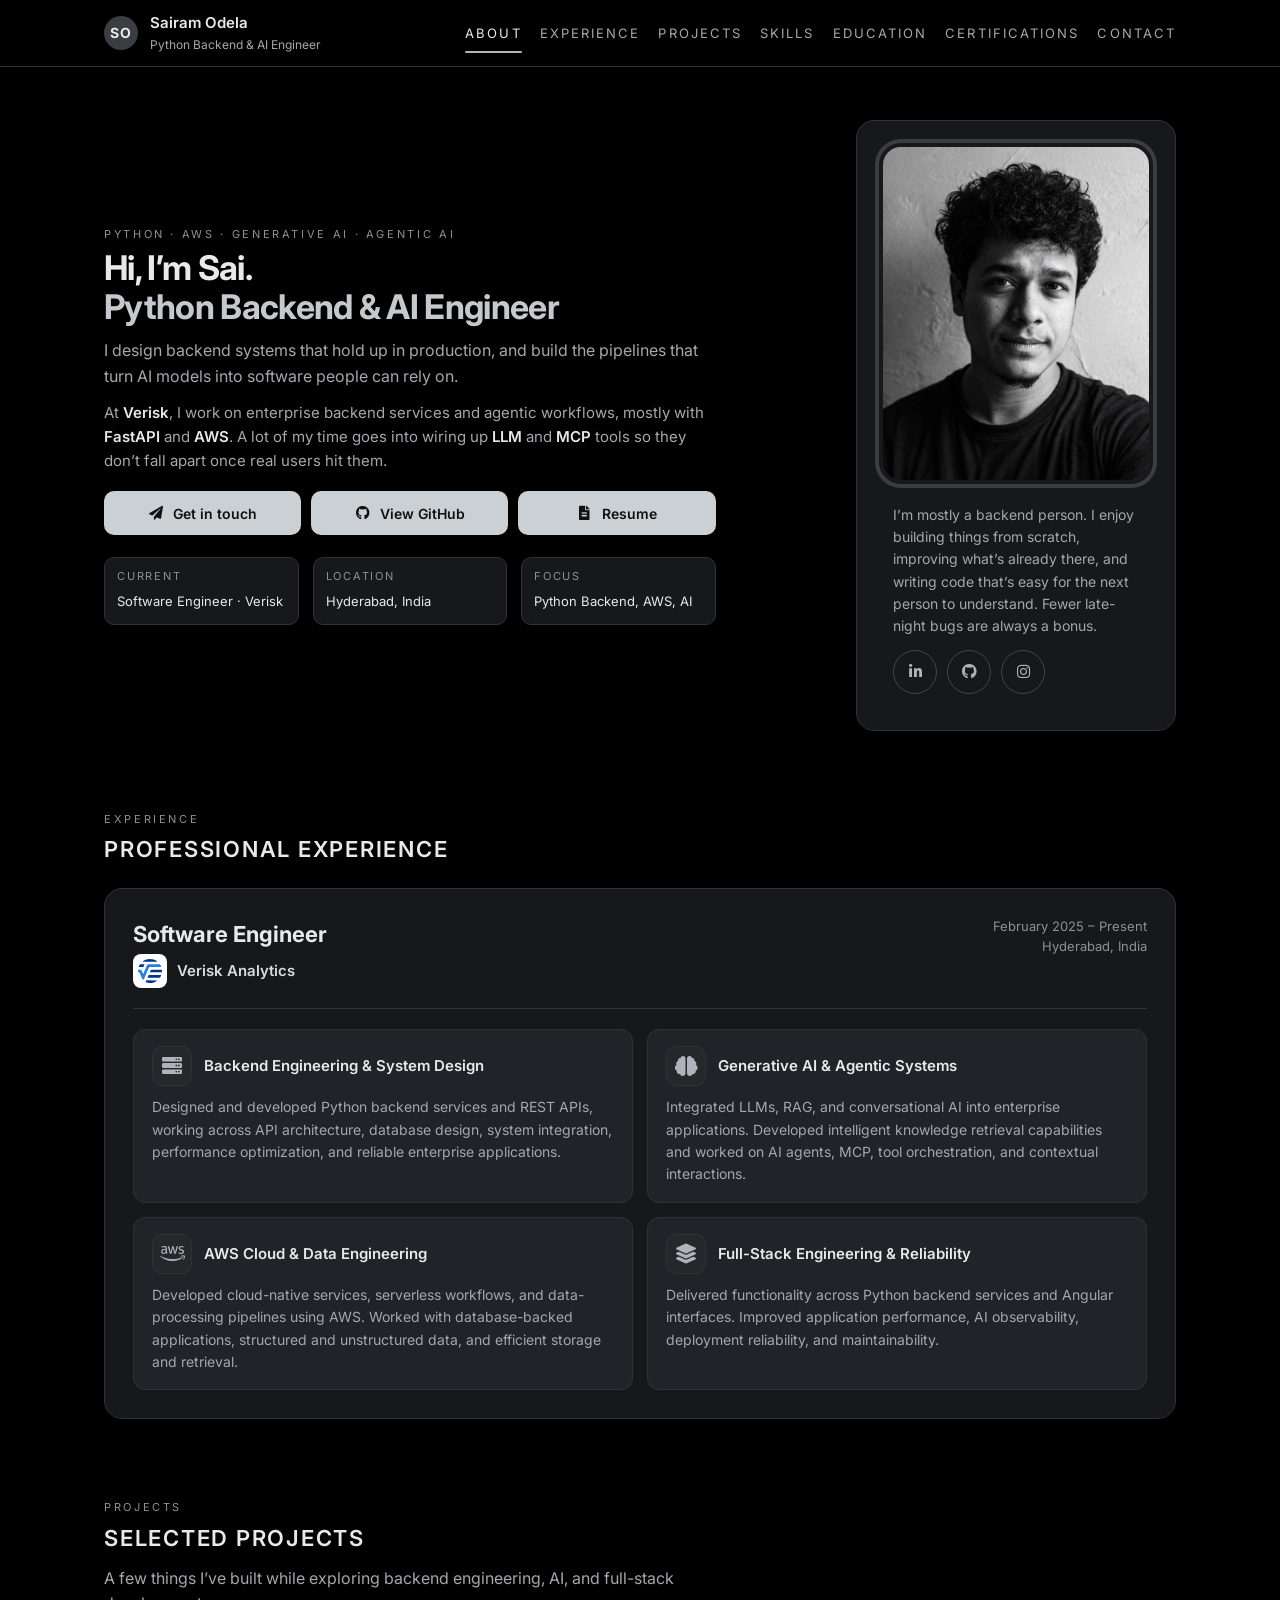
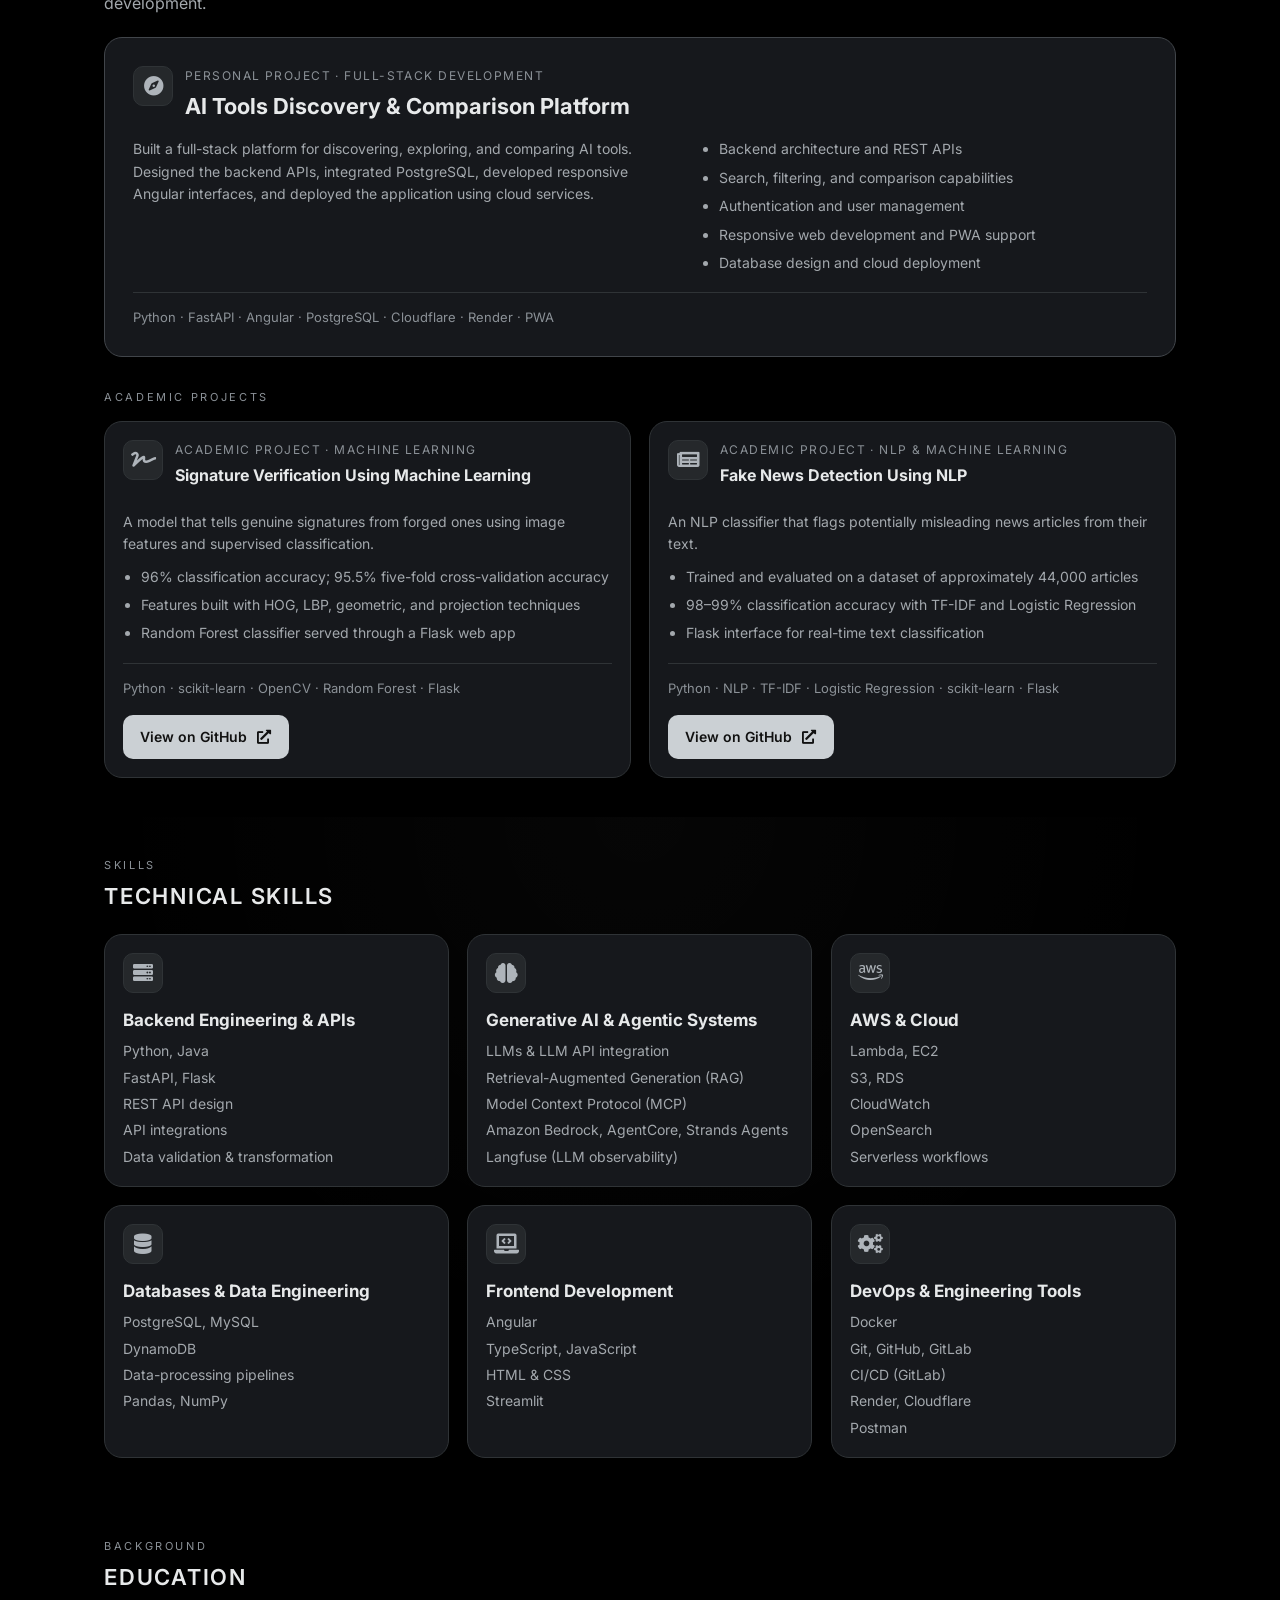
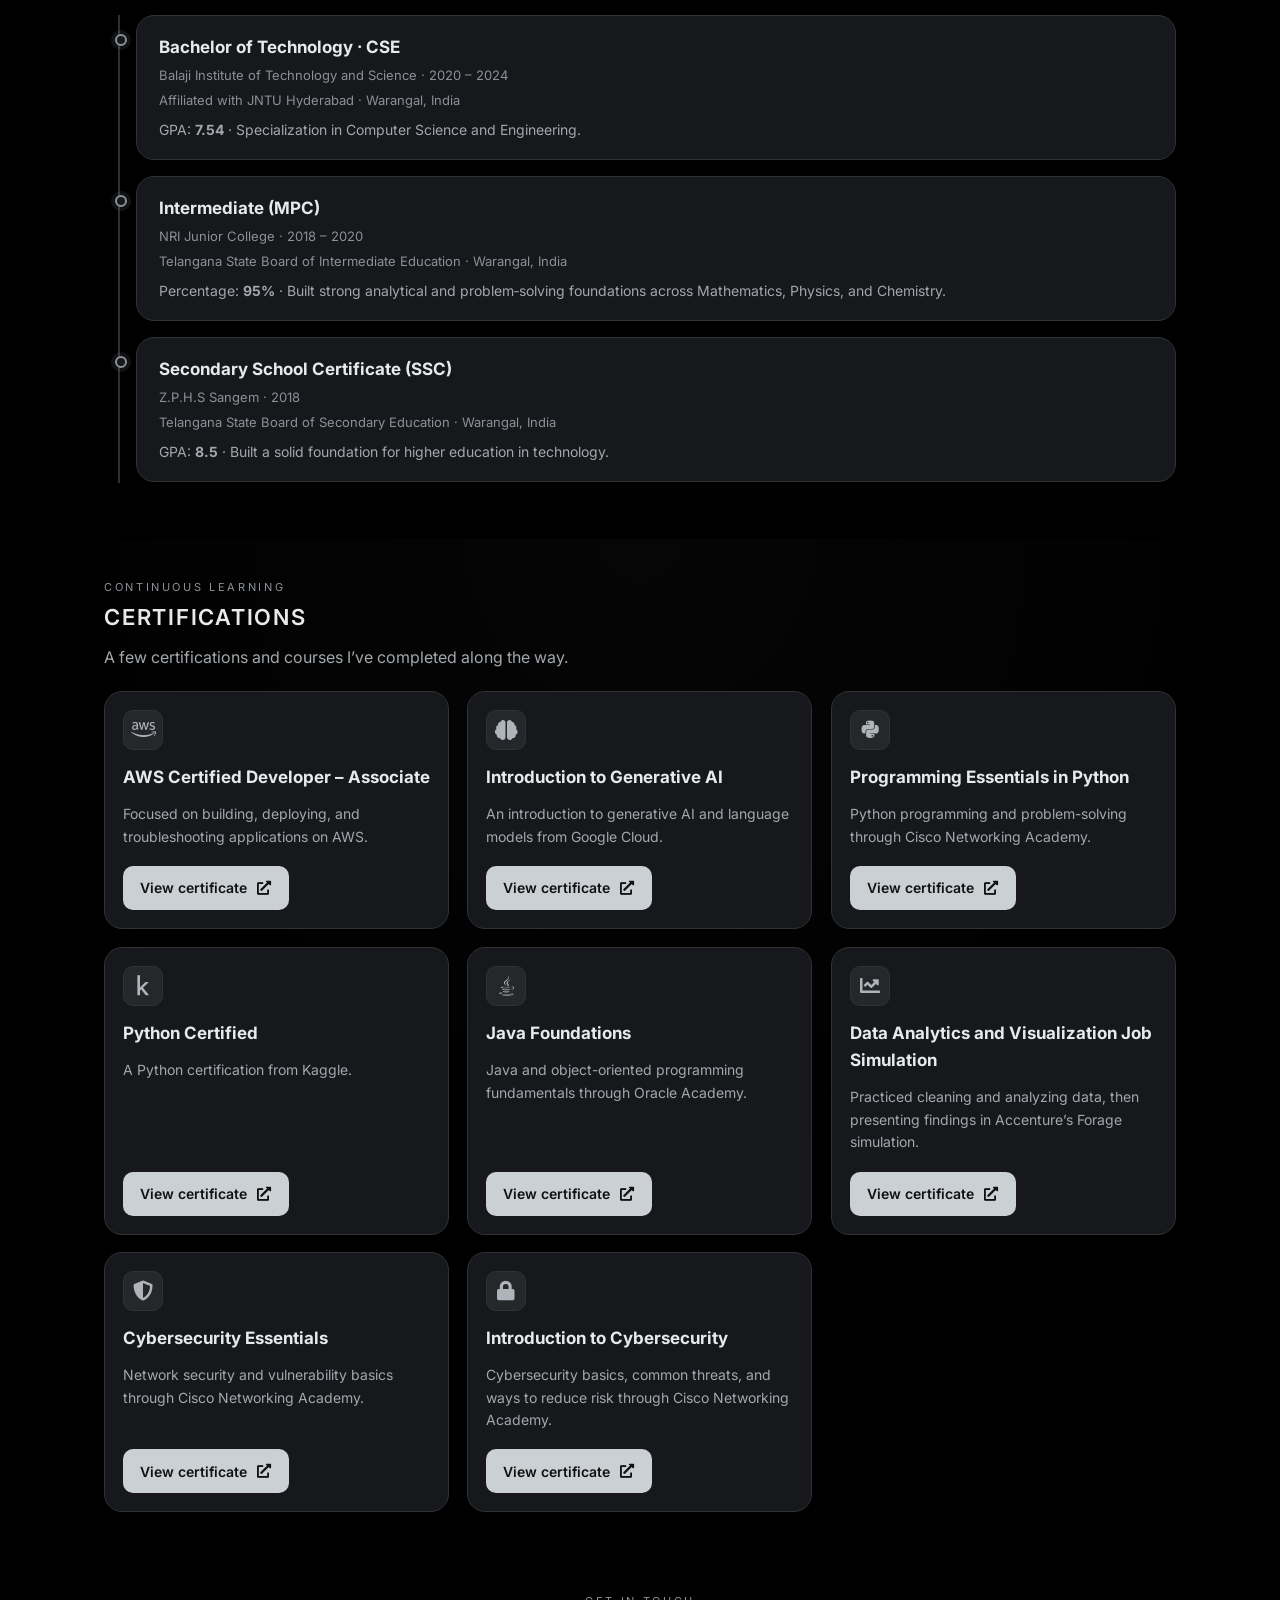
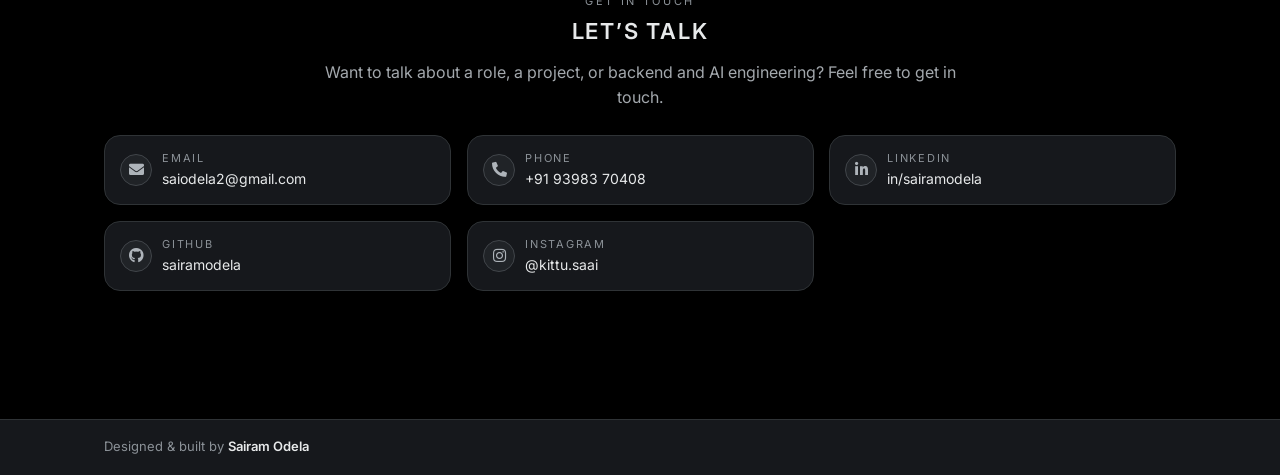
<file: index.html>
<!DOCTYPE html>
<html lang="en">
  <head>
    <meta charset="UTF-8" />
    <meta name="viewport" content="width=device-width, initial-scale=1.0" />
    <meta
      name="description"
      content="Sairam Odela is a software engineer at Verisk building Python backend systems on AWS and bringing LLMs into real applications."
    />
    <meta name="theme-color" content="#000000" />
    <meta name="color-scheme" content="dark" />
    <title>Sairam Odela · Python Backend &amp; AI Engineer</title>
    
    <!-- SEO & Social Media OpenGraph Tags -->
    <meta property="og:title" content="Sairam Odela · Python Backend &amp; AI Engineer" />
    <meta property="og:description" content="Software engineer at Verisk building Python backend systems on AWS and bringing LLMs into real applications." />
    <meta property="og:type" content="website" />
    <meta property="og:url" content="https://sairamodela.is-a.dev/" />
    <meta property="og:image" content="https://sairamodela.is-a.dev/profile.webp" />
    <link rel="canonical" href="https://sairamodela.is-a.dev/" />
    <meta name="twitter:card" content="summary_large_image" />
    <meta name="twitter:image" content="https://sairamodela.is-a.dev/profile.webp" />
    <meta name="twitter:title" content="Sairam Odela · Python Backend &amp; AI Engineer" />
    <meta name="twitter:description" content="Software engineer at Verisk building Python backend systems on AWS and bringing LLMs into real applications." />
    
    <!-- Dynamic SVG Favicon (SO text logo) -->
    <link rel="icon" type="image/svg+xml" href="data:image/svg+xml,<svg xmlns=%22http://www.w3.org/2000/svg%22 viewBox=%220 0 100 100%22><rect width=%22100%22 height=%22100%22 rx=%2220%22 fill=%22%23020617%22/><text x=%2250%22 y=%2254%22 font-family=%22system-ui, sans-serif%22 font-weight=%22bold%22 font-size=%2242%22 fill=%22%23e5e7eb%22 text-anchor=%22middle%22 dominant-baseline=%22middle%22>SO</text></svg>">
    <link rel="apple-touch-icon" href="data:image/svg+xml,<svg xmlns=%22http://www.w3.org/2000/svg%22 viewBox=%220 0 100 100%22><rect width=%22100%22 height=%22100%22 rx=%2220%22 fill=%22%23020617%22/><text x=%2250%22 y=%2254%22 font-family=%22system-ui, sans-serif%22 font-weight=%22bold%22 font-size=%2242%22 fill=%22%23e5e7eb%22 text-anchor=%22middle%22 dominant-baseline=%22middle%22>SO</text></svg>">

    <!-- Typography -->
    <link rel="preconnect" href="https://fonts.googleapis.com" />
    <link rel="preconnect" href="https://fonts.gstatic.com" crossorigin />
    <link
      href="https://fonts.googleapis.com/css2?family=Inter:wght@300;400;500;600;700&display=swap"
      rel="stylesheet"
    />

    <!-- Icons -->
    <link
      rel="stylesheet"
      href="https://cdnjs.cloudflare.com/ajax/libs/font-awesome/5.15.4/css/all.min.css"
      crossorigin="anonymous"
    />

    <!-- AOS Animate On Scroll -->
    <link
      rel="stylesheet"
      href="https://cdn.jsdelivr.net/npm/aos@2.3.4/dist/aos.css"
    />

    <!-- App styles -->
    <link rel="stylesheet" href="style.css" />

    <!-- Safety net: content must never be hidden when JS is off or the user prefers reduced motion -->
    <noscript>
      <style>
        [data-aos] { opacity: 1 !important; transform: none !important; transition: none !important; }
      </style>
    </noscript>
    <style>
      @media (prefers-reduced-motion: reduce) {
        [data-aos] { opacity: 1 !important; transform: none !important; transition: none !important; }
        html { scroll-behavior: auto; }
      }
    </style>
  </head>
  <body>
    <div class="app">
      <a class="skip-link" href="#main-content">Skip to main content</a>
      <!-- Header / Navigation -->
      <header id="site-header" class="site-header">
        <div class="site-header-inner">
          <a href="#profile" class="brand">
            <span class="brand-mark">SO</span>
            <span class="brand-text">
              <span class="brand-name">Sairam Odela</span>
              <span class="brand-role">Python Backend &amp; AI Engineer</span>
            </span>
          </a>

          <nav id="site-nav" class="site-nav" aria-label="Main navigation">
            <a href="#profile" class="nav-link is-active">About</a>
            <a href="#work-experience" class="nav-link">Experience</a>
            <a href="#projects" class="nav-link">Projects</a>
            <a href="#skills" class="nav-link">Skills</a>
            <a href="#education" class="nav-link">Education</a>
            <a href="#certifications" class="nav-link">Certifications</a>
            <a href="#contact" class="nav-link">Contact</a>
          </nav>

          <div class="header-actions">
            <button
              type="button"
              id="nav-toggle"
              class="icon-button nav-toggle"
              aria-label="Open navigation"
              aria-expanded="false"
              aria-controls="site-nav"
            >
              <i class="fas fa-bars"></i>
            </button>
          </div>
        </div>
      </header>

      <!-- Main content -->
      <main id="main-content" class="page-main">
        <!-- Hero / Profile -->
<section
  id="profile"
  class="section section-hero"
  data-aos="fade-up"
  data-aos-duration="900"
>
  <div class="section-inner hero-grid">
    <div class="hero-copy">
      <p class="eyebrow">Python · AWS · Generative AI · Agentic AI</p>

      <h1 class="hero-title">
        Hi, I’m Sai.<br />
        <span class="hero-role">Python Backend &amp; AI Engineer</span>
      </h1>

      <p class="hero-subtitle">
        I design backend systems that hold up in production, and build the pipelines that turn AI models
        into software people can rely on.
      </p>

      <p class="hero-body">
        At <span class="text-strong">Verisk</span>, I work on enterprise backend services and agentic
        workflows, mostly with <span class="text-strong">FastAPI</span> and <span class="text-strong">AWS</span>.
        A lot of my time goes into wiring up <span class="text-strong">LLM</span> and
        <span class="text-strong">MCP</span> tools so they don’t fall apart once real users hit them.
      </p>
             <div class="hero-actions">
                <a
                  href="mailto:saiodela2@gmail.com"
                  class="btn"
                >
                  <i class="fas fa-paper-plane"></i>
                  <span>Get in touch</span>
                </a>
                <a
                  href="https://github.com/sairamodela"
                  class="btn"
                  target="_blank"
                  rel="noopener noreferrer"
                >
                  <i class="fab fa-github"></i>
                  <span>View GitHub</span>
                </a>
                <a
                  id="resume-link"
                  href="https://drive.google.com/file/d/1J938vypkJDM508HG3sBucy5tSLqzW76q/view" 
                  target="_blank"
                  rel="noopener noreferrer"
                  class="btn"
                >
                  <i class="fas fa-file-alt"></i>
                  <span>Resume</span>
                </a>
              </div>

              <div class="hero-meta">
                <div class="meta-item">
                  <span class="meta-label">Current</span>
                  <span class="meta-value">Software Engineer · Verisk</span>
                </div>
                <div class="meta-item">
                  <span class="meta-label">Location</span>
                  <span class="meta-value">Hyderabad, India</span>
                </div>
                <div class="meta-item">
                  <span class="meta-label">Focus</span>
                  <span class="meta-value">Python Backend, AWS, AI</span>
                </div>
              </div>
            </div>

            <aside class="hero-aside" data-aos="fade" data-aos-delay="150">
              <div class="card card-profile">
                <div class="avatar-wrapper">
                  <img
                    src="profile.webp"
                    alt="Portrait of Sairam Odela"
                    class="avatar"
                    width="1408"
                    height="1760"
                    fetchpriority="high"
                    decoding="async"
                  />
                </div>
                <div class="card-profile-body">
                <p>
                  I’m mostly a backend person. I enjoy building things from scratch, improving what’s
                  already there, and writing code that’s easy for the next person to understand.
                  Fewer late-night bugs are always a bonus.
                </p>
                  <div class="inline-links">
                    <a
                      aria-label="LinkedIn profile"
                      href="https://www.linkedin.com/in/sairamodela"
                      target="_blank"
                      rel="noopener noreferrer"
                    >
                      <i class="fab fa-linkedin-in"></i>
                    </a>
                    <a
                      aria-label="GitHub profile"
                      href="https://github.com/sairamodela"
                      target="_blank"
                      rel="noopener noreferrer"
                    >
                      <i class="fab fa-github"></i>
                    </a>
                    <a
                      aria-label="Instagram profile"
                      href="https://www.instagram.com/kittu.saai/"
                      target="_blank"
                      rel="noopener noreferrer"
                    >
                      <i class="fab fa-instagram"></i>
                    </a>
                  </div>
                </div>
              </div>
            </aside>
          </div>
        </section>

<!-- Professional Experience -->
<section
  id="work-experience"
  class="section"
  data-aos="fade-up"
  data-aos-duration="900"
>
  <div class="section-inner">
    <div class="section-header">
      <p class="eyebrow">Experience</p>
      <h2 class="section-title">Professional Experience</h2>
    </div>

    <article class="card card-experience">
      <header class="experience-header">
        <div>
          <h3>Software Engineer</h3>
          <p class="experience-company">
            <img class="company-logo" src="verisk-logo.svg" alt="" width="24" height="24" />
            <span>Verisk Analytics</span>
          </p>
        </div>
        <p class="experience-meta">
          February 2025 – Present<br />
          Hyderabad, India
        </p>
      </header>

      <div class="focus-grid">
        <div class="focus-item">
          <div class="focus-item-head">
            <span class="skill-icon" aria-hidden="true"><i class="fas fa-server"></i></span>
            <h4>Backend Engineering &amp; System Design</h4>
          </div>
          <p>
            Designed and developed Python backend services and REST APIs, working across API
            architecture, database design, system integration, performance optimization, and
            reliable enterprise applications.
          </p>
        </div>

        <div class="focus-item">
          <div class="focus-item-head">
            <span class="skill-icon" aria-hidden="true"><i class="fas fa-brain"></i></span>
            <h4>Generative AI &amp; Agentic Systems</h4>
          </div>
          <p>
            Integrated LLMs, RAG, and conversational AI into enterprise applications. Developed
            intelligent knowledge retrieval capabilities and worked on AI agents, MCP, tool
            orchestration, and contextual interactions.
          </p>
        </div>

        <div class="focus-item">
          <div class="focus-item-head">
            <span class="skill-icon" aria-hidden="true"><i class="fab fa-aws"></i></span>
            <h4>AWS Cloud &amp; Data Engineering</h4>
          </div>
          <p>
            Developed cloud-native services, serverless workflows, and data-processing pipelines
            using AWS. Worked with database-backed applications, structured and unstructured data,
            and efficient storage and retrieval.
          </p>
        </div>

        <div class="focus-item">
          <div class="focus-item-head">
            <span class="skill-icon" aria-hidden="true"><i class="fas fa-layer-group"></i></span>
            <h4>Full-Stack Engineering &amp; Reliability</h4>
          </div>
          <p>
            Delivered functionality across Python backend services and Angular interfaces. Improved
            application performance, AI observability, deployment reliability, and maintainability.
          </p>
        </div>
      </div>
    </article>
  </div>
</section>

<!-- Selected Projects -->
<section
  id="projects"
  class="section"
  data-aos="fade-up"
  data-aos-duration="900"
>
  <div class="section-inner">
    <div class="section-header">
      <p class="eyebrow">Projects</p>
      <h2 class="section-title">Selected Projects</h2>
      <p class="section-intro">
        A few things I’ve built while exploring backend engineering, AI, and full-stack development.
      </p>
    </div>

    <!-- Featured personal project -->
    <article class="card card-featured">
      <div class="project-head">
        <span class="skill-icon" aria-hidden="true"><i class="fas fa-compass"></i></span>
        <div>
          <p class="project-category">Personal Project · Full-Stack Development</p>
          <h3>AI Tools Discovery &amp; Comparison Platform</h3>
        </div>
      </div>

      <div class="featured-body">
        <p class="card-body">
          Built a full-stack platform for discovering, exploring, and comparing AI tools. Designed
          the backend APIs, integrated PostgreSQL, developed responsive Angular interfaces, and
          deployed the application using cloud services.
        </p>

        <ul class="card-list">
          <li>Backend architecture and REST APIs</li>
          <li>Search, filtering, and comparison capabilities</li>
          <li>Authentication and user management</li>
          <li>Responsive web development and PWA support</li>
          <li>Database design and cloud deployment</li>
        </ul>
      </div>

      <p class="card-tech">
        Python · FastAPI · Angular · PostgreSQL · Cloudflare · Render · PWA
      </p>
    </article>

    <!-- Academic projects -->
    <p class="project-group-label">Academic Projects</p>
    <div class="project-grid">
      <article class="card card-project">
        <div class="project-head">
          <span class="skill-icon" aria-hidden="true"><i class="fas fa-signature"></i></span>
          <div>
            <p class="project-category">Academic Project · Machine Learning</p>
            <h3>Signature Verification Using Machine Learning</h3>
          </div>
        </div>
        <p class="card-body">
          A model that tells genuine signatures from forged ones using image features and
          supervised classification.
        </p>
        <ul class="card-list">
          <li>96% classification accuracy; 95.5% five-fold cross-validation accuracy</li>
          <li>Features built with HOG, LBP, geometric, and projection techniques</li>
          <li>Random Forest classifier served through a Flask web app</li>
        </ul>
        <p class="card-tech">
          Python · scikit-learn · OpenCV · Random Forest · Flask
        </p>
        <a
          href="https://github.com/sairamodela/Signature-Verification"
          class="link-inline"
          target="_blank"
          rel="noopener noreferrer"
          aria-label="View Signature Verification on GitHub (opens in a new tab)"
        >
          <span>View on GitHub</span>
          <i class="fas fa-external-link-alt"></i>
        </a>
      </article>

      <article class="card card-project">
        <div class="project-head">
          <span class="skill-icon" aria-hidden="true"><i class="fas fa-newspaper"></i></span>
          <div>
            <p class="project-category">Academic Project · NLP &amp; Machine Learning</p>
            <h3>Fake News Detection Using NLP</h3>
          </div>
        </div>
        <p class="card-body">
          An NLP classifier that flags potentially misleading news articles from their text.
        </p>
        <ul class="card-list">
          <li>Trained and evaluated on a dataset of approximately 44,000 articles</li>
          <li>98–99% classification accuracy with TF-IDF and Logistic Regression</li>
          <li>Flask interface for real-time text classification</li>
        </ul>
        <p class="card-tech">
          Python · NLP · TF-IDF · Logistic Regression · scikit-learn · Flask
        </p>
        <a
          href="https://github.com/sairamodela/Fake-News-Detection"
          class="link-inline"
          target="_blank"
          rel="noopener noreferrer"
          aria-label="View Fake News Detection on GitHub (opens in a new tab)"
        >
          <span>View on GitHub</span>
          <i class="fas fa-external-link-alt"></i>
        </a>
      </article>
    </div>
  </div>
</section>

<!-- Skills -->
<section
  id="skills"
  class="section section-alt"
  data-aos="fade-up"
  data-aos-duration="900"
>
  <div class="section-inner">
    <div class="section-header">
      <p class="eyebrow">Skills</p>
      <h2 class="section-title">Technical Skills</h2>
    </div>

    <div class="grid grid-3 skills-grid">

      <div class="card card-skill-group">
        <span class="skill-icon" aria-hidden="true"><i class="fas fa-server"></i></span>
        <h3>Backend Engineering &amp; APIs</h3>
        <ul>
          <li>Python, Java</li>
          <li>FastAPI, Flask</li>
          <li>REST API design</li>
          <li>API integrations</li>
          <li>Data validation &amp; transformation</li>
        </ul>
      </div>

      <div class="card card-skill-group">
        <span class="skill-icon" aria-hidden="true"><i class="fas fa-brain"></i></span>
        <h3>Generative AI &amp; Agentic Systems</h3>
        <ul>
          <li>LLMs &amp; LLM API integration</li>
          <li>Retrieval-Augmented Generation (RAG)</li>
          <li>Model Context Protocol (MCP)</li>
          <li>Amazon Bedrock, AgentCore, Strands Agents</li>
          <li>Langfuse (LLM observability)</li>
        </ul>
      </div>

      <div class="card card-skill-group">
        <span class="skill-icon" aria-hidden="true"><i class="fab fa-aws"></i></span>
        <h3>AWS &amp; Cloud</h3>
        <ul>
          <li>Lambda, EC2</li>
          <li>S3, RDS</li>
          <li>CloudWatch</li>
          <li>OpenSearch</li>
          <li>Serverless workflows</li>
        </ul>
      </div>

      <div class="card card-skill-group">
        <span class="skill-icon" aria-hidden="true"><i class="fas fa-database"></i></span>
        <h3>Databases &amp; Data Engineering</h3>
        <ul>
          <li>PostgreSQL, MySQL</li>
          <li>DynamoDB</li>
          <li>Data-processing pipelines</li>
          <li>Pandas, NumPy</li>
        </ul>
      </div>

      <div class="card card-skill-group">
        <span class="skill-icon" aria-hidden="true"><i class="fas fa-laptop-code"></i></span>
        <h3>Frontend Development</h3>
        <ul>
          <li>Angular</li>
          <li>TypeScript, JavaScript</li>
          <li>HTML &amp; CSS</li>
          <li>Streamlit</li>
        </ul>
      </div>

      <div class="card card-skill-group">
        <span class="skill-icon" aria-hidden="true"><i class="fas fa-cogs"></i></span>
        <h3>DevOps &amp; Engineering Tools</h3>
        <ul>
          <li>Docker</li>
          <li>Git, GitHub, GitLab</li>
          <li>CI/CD (GitLab)</li>
          <li>Render, Cloudflare</li>
          <li>Postman</li>
        </ul>
      </div>

    </div>
  </div>
</section>
        <!-- Education -->
        <section
          id="education"
          class="section"
          data-aos="fade-up"
          data-aos-duration="900"
        >
          <div class="section-inner">
            <div class="section-header">
              <p class="eyebrow">Background</p>
              <h2 class="section-title">Education</h2>
            </div>

            <div class="timeline">
              <article class="timeline-item card">
                <div class="timeline-dot"></div>
                <div class="timeline-content">
                  <h3>Bachelor of Technology · CSE</h3>
                  <p class="card-subtitle">
                    Balaji Institute of Technology and Science · 2020 – 2024
                  </p>
                  <p class="card-meta">
                    Affiliated with JNTU Hyderabad · Warangal, India
                  </p>
                  <p class="card-body">
                    GPA: <strong>7.54</strong> · Specialization in Computer
                    Science and Engineering.
                  </p>
                </div>
              </article>

              <article class="timeline-item card">
                <div class="timeline-dot"></div>
                <div class="timeline-content">
                  <h3>Intermediate (MPC)</h3>
                  <p class="card-subtitle">
                    NRI Junior College · 2018 – 2020
                  </p>
                  <p class="card-meta">
                    Telangana State Board of Intermediate Education · Warangal,
                    India
                  </p>
                  <p class="card-body">
                    Percentage: <strong>95%</strong> · Built strong analytical
                    and problem‑solving foundations across Mathematics, Physics,
                    and Chemistry.
                  </p>
                </div>
              </article>

              <article class="timeline-item card">
                <div class="timeline-dot"></div>
                <div class="timeline-content">
                  <h3>Secondary School Certificate (SSC)</h3>
                  <p class="card-subtitle">
                    Z.P.H.S Sangem · 2018
                  </p>
                  <p class="card-meta">
                    Telangana State Board of Secondary Education · Warangal,
                    India
                  </p>
                  <p class="card-body">
                    GPA: <strong>8.5</strong> · Built a solid foundation for
                    higher education in technology.
                  </p>
                </div>
              </article>
            </div>
          </div>
        </section>

        <!-- Certifications -->
        <section
          id="certifications"
          class="section section-alt"
          data-aos="fade-up"
          data-aos-duration="900"
        >
          <div class="section-inner">
            <div class="section-header">
              <p class="eyebrow">Continuous Learning</p>
              <h2 class="section-title">Certifications</h2>
              <p class="section-intro">
                A few certifications and courses I’ve completed along the way.
              </p>
            </div>

            <div class="grid grid-3">
              <article class="card card-cert">
                <span class="cert-icon" aria-hidden="true"><i class="fab fa-aws"></i></span>
                <h3>AWS Certified Developer – Associate</h3>
                <p class="card-body">
                  Focused on building, deploying, and troubleshooting applications on AWS.
                </p>
                <a href="https://drive.google.com/file/d/1DAs5Dys_mkTwef-AGlMTaxRCiYVaYt6p/view" class="link-inline" target="_blank" rel="noopener noreferrer" aria-label="View certificate: AWS Certified Developer – Associate (opens in a new tab)">
                  <span>View certificate</span>
                  <i class="fas fa-external-link-alt" aria-hidden="true"></i>
                </a>
              </article>

              <article class="card card-cert">
                <span class="cert-icon" aria-hidden="true"><i class="fas fa-brain"></i></span>
                <h3>Introduction to Generative AI</h3>
                <p class="card-body">
                  An introduction to generative AI and language models from Google Cloud.
                </p>
                <a
                  href="https://drive.google.com/file/d/1IymDwlXO0spaj4LJEmlh4oLomEcisLG3/view"
                  class="link-inline"
                  target="_blank"
                  rel="noopener noreferrer"
                  aria-label="View certificate: Introduction to Generative AI (opens in a new tab)"
                >
                  <span>View certificate</span>
                  <i class="fas fa-external-link-alt" aria-hidden="true"></i>
                </a>
              </article>

              <article class="card card-cert">
                <span class="cert-icon" aria-hidden="true"><i class="fab fa-python"></i></span>
                <h3>Programming Essentials in Python</h3>
                <p class="card-body">
                  Python programming and problem-solving through Cisco Networking Academy.
                </p>
                <a
                  href="https://drive.google.com/file/d/164QemQmeapZftkxdcxFeznYLQbvMNVi_/view"
                  class="link-inline"
                  target="_blank"
                  rel="noopener noreferrer"
                  aria-label="View certificate: Programming Essentials in Python (opens in a new tab)"
                >
                  <span>View certificate</span>
                  <i class="fas fa-external-link-alt" aria-hidden="true"></i>
                </a>
              </article>

              <article class="card card-cert">
                <span class="cert-icon" aria-hidden="true"><i class="fab fa-kaggle"></i></span>
                <h3>Python Certified</h3>
                <p class="card-body">
                  A Python certification from Kaggle.
                </p>
                <a
                  href="https://drive.google.com/file/d/1VQadm-9uEeAFpcMsRy1bLApYTXmWx38f/view"
                  class="link-inline"
                  target="_blank"
                  rel="noopener noreferrer"
                  aria-label="View certificate: Python Certified (opens in a new tab)"
                >
                  <span>View certificate</span>
                  <i class="fas fa-external-link-alt" aria-hidden="true"></i>
                </a>
              </article>

              <article class="card card-cert">
                <span class="cert-icon" aria-hidden="true"><i class="fab fa-java"></i></span>
                <h3>Java Foundations</h3>
                <p class="card-body">
                  Java and object-oriented programming fundamentals through Oracle Academy.
                </p>
                <a
                  href="https://drive.google.com/file/d/1c0TdB2UE3ybKqIXeiH7C7UNmODs8hrTB/view"
                  class="link-inline"
                  target="_blank"
                  rel="noopener noreferrer"
                  aria-label="View certificate: Java Foundations (opens in a new tab)"
                >
                  <span>View certificate</span>
                  <i class="fas fa-external-link-alt" aria-hidden="true"></i>
                </a>
              </article>

              <article class="card card-cert">
                <span class="cert-icon" aria-hidden="true"><i class="fas fa-chart-line"></i></span>
                <h3>Data Analytics and Visualization Job Simulation</h3>
                <p class="card-body">
                  Practiced cleaning and analyzing data, then presenting findings in Accenture’s Forage simulation.
                </p>
                <a
                  href="https://forage-uploads-prod.s3.amazonaws.com/completion-certificates/T6kdcdKSTfg2aotxT/hzmoNKtzvAzXsEqx8_T6kdcdKSTfg2aotxT_DR7vaaqnGKrf9vgLG_1732697439418_completion_certificate.pdf"
                  class="link-inline"
                  target="_blank"
                  rel="noopener noreferrer"
                  aria-label="View certificate: Data Analytics and Visualization Job Simulation (opens in a new tab)"
                >
                  <span>View certificate</span>
                  <i class="fas fa-external-link-alt" aria-hidden="true"></i>
                </a>
              </article>

              <article class="card card-cert">
                <span class="cert-icon" aria-hidden="true"><i class="fas fa-shield-alt"></i></span>
                <h3>Cybersecurity Essentials</h3>
                <p class="card-body">
                  Network security and vulnerability basics through Cisco Networking Academy.
                </p>
                <a
                  href="https://drive.google.com/file/d/1FvV3YADlnQpyNLa-4q3dasyewsnySOuT/view"
                  class="link-inline"
                  target="_blank"
                  rel="noopener noreferrer"
                  aria-label="View certificate: Cybersecurity Essentials (opens in a new tab)"
                >
                  <span>View certificate</span>
                  <i class="fas fa-external-link-alt" aria-hidden="true"></i>
                </a>
              </article>

              <article class="card card-cert">
                <span class="cert-icon" aria-hidden="true"><i class="fas fa-lock"></i></span>
                <h3>Introduction to Cybersecurity</h3>
                <p class="card-body">
                  Cybersecurity basics, common threats, and ways to reduce risk through Cisco Networking Academy.
                </p>
                <a
                  href="https://drive.google.com/file/d/1cH1r62CeBmswEoU5_qx27Dl3ZhTHpTki/view"
                  class="link-inline"
                  target="_blank"
                  rel="noopener noreferrer"
                  aria-label="View certificate: Introduction to Cybersecurity (opens in a new tab)"
                >
                  <span>View certificate</span>
                  <i class="fas fa-external-link-alt" aria-hidden="true"></i>
                </a>
              </article>
            </div>
          </div>
        </section>

        <!-- Contact -->
        <section
          id="contact"
          class="section section-contact"
          data-aos="fade-up"
          data-aos-duration="900"
        >
          <div class="section-inner">
            <div class="section-header section-header-center">
              <p class="eyebrow">Get In Touch</p>
              <h2 class="section-title">Let’s Talk</h2>
              <p class="section-intro">
                Want to talk about a role, a project, or backend and AI engineering? Feel free to get in touch.
              </p>
            </div>

            <div class="contact-grid">
              <a
                href="mailto:saiodela2@gmail.com"
                class="contact-card"
              >
                <i class="fas fa-envelope"></i>
                <div>
                  <span class="contact-label">Email</span>
                  <span class="contact-value">saiodela2@gmail.com</span>
                </div>
              </a>

              <a
                href="tel:+919398370408"
                class="contact-card"
              >
                <i class="fas fa-phone-alt"></i>
                <div>
                  <span class="contact-label">Phone</span>
                  <span class="contact-value">+91 93983 70408</span>
                </div>
              </a>

              <a
                href="https://www.linkedin.com/in/sairamodela"
                target="_blank"
                rel="noopener noreferrer"
                class="contact-card"
              >
                <i class="fab fa-linkedin-in"></i>
                <div>
                  <span class="contact-label">LinkedIn</span>
                  <span class="contact-value">in/sairamodela</span>
                </div>
              </a>

              <a
                href="https://github.com/sairamodela"
                target="_blank"
                rel="noopener noreferrer"
                class="contact-card"
              >
                <i class="fab fa-github"></i>
                <div>
                  <span class="contact-label">GitHub</span>
                  <span class="contact-value">sairamodela</span>
                </div>
              </a>

              <a
                href="https://www.instagram.com/kittu.saai/"
                target="_blank"
                rel="noopener noreferrer"
                class="contact-card"
              >
                <i class="fab fa-instagram"></i>
                <div>
                  <span class="contact-label">Instagram</span>
                  <span class="contact-value">@kittu.saai</span>
                </div>
              </a>
            </div>
          </div>
        </section>
      </main>

      <!-- Back to top -->
      <button
        id="back-to-top"
        class="back-to-top"
        aria-label="Back to top"
      >
        <i class="fas fa-chevron-up"></i>
      </button>

      <!-- Footer -->
      <footer class="site-footer">
        <div class="site-footer-inner">
          <div class="footer-left">
            <span>Designed &amp; built by <strong>Sairam Odela</strong></span>
          </div>
        </div>
      </footer>
    </div>

    <!-- Scripts -->
    <script src="https://cdn.jsdelivr.net/npm/aos@2.3.4/dist/aos.js"></script>
    <script src="script.js"></script>
  </body>
</html>
</file>
<file: style.css>
:root {
  color-scheme: dark;

  /* Backgrounds */
  --bg-body: #000000;
  --bg-surface: #16181c;
  --bg-surface-soft: #202327;

  /* Borders */
  --border-subtle: #2f3336;
  --border-strong: #41454a;

  /* Text & Accents */
  --text-main: #e7e9ea;
  --text-muted: #a3a8ad;
  --text-soft: #8b9197;
  --accent: #aeb4ba;
  --accent-strong: #d7dbdf;

  /* Interactive */
  --action-bg: #cbd0d4;
  --action-hover: #b8bfc5;
  --action-text: #111111;
  --control-bg: #16181c;
  --control-hover: #25282b;
  --control-text: #aeb4ba;
  --control-border: #41454a;
  --control-focus: #aeb4ba;

  /* Icons */
  --icon-color: #aeb4ba;
}

*,
*::before,
*::after {
  margin: 0;
  padding: 0;
  box-sizing: border-box;
}

/* Custom Webkit Scrollbar */
::-webkit-scrollbar {
  width: 10px;
}
::-webkit-scrollbar-track {
  background: var(--bg-body);
}
::-webkit-scrollbar-thumb {
  background: rgba(148, 163, 184, 0.3);
  border-radius: 999px;
  border: 2px solid var(--bg-body);
}
::-webkit-scrollbar-thumb:hover {
  background: rgba(148, 163, 184, 0.5);
}

/* Text selection */
::selection {
  background: rgba(174, 180, 186, 0.35);
  color: #ffffff;
}

/* Keyboard focus rings */
:focus-visible {
  outline: 2px solid var(--accent);
  outline-offset: 3px;
  border-radius: 4px;
}

html {
  /* Let JS handle smooth scrolling offset calculations to prevent Safari jank */
  scroll-padding-top: 100px; /* Prevents native hard anchor loads from hiding behind header */
  overflow-x: hidden;
  width: 100%;
}

body {
  font-family: "Inter", system-ui, -apple-system, BlinkMacSystemFont, "Segoe UI",
    sans-serif;
  background: var(--bg-body);
  color: var(--text-main);
  line-height: 1.6;
  -webkit-font-smoothing: antialiased;
  overflow-x: hidden;
  width: 100%;
  position: relative;
}

img {
  max-width: 100%;
  display: block;
}

a {
  color: inherit;
}

button {
  font: inherit;
}

.app {
  min-height: 100vh;
  overflow-x: hidden;
  width: 100%;
  position: relative;
}

.skip-link {
  position: fixed;
  z-index: 100;
  top: 8px;
  left: 8px;
  padding: 10px 14px;
  color: #000000;
  background: #d7dbdf;
  border-radius: 6px;
  transform: translateY(-160%);
}

.skip-link:focus {
  transform: translateY(0);
}

/* Header / Navigation */

.site-header {
  position: fixed;
  inset-inline: 0;
  top: 0;
  z-index: 40;
  backdrop-filter: blur(18px);
  background: rgba(0, 0, 0, 0.92);
  border-bottom: 1px solid var(--border-subtle);
}

.site-header-inner {
  max-width: 1120px;
  margin: 0 auto;
  padding: 0 24px;
  height: 66px; /* deterministic height so the mobile nav panel aligns exactly below it */
  display: flex;
  align-items: center;
  justify-content: space-between;
  gap: 24px;
}

.brand {
  display: flex;
  align-items: center;
  gap: 12px;
  text-decoration: none;
}

.brand-mark {
  width: 34px;
  height: 34px;
  border-radius: 50%;
  background: #3a3d41;
  display: flex;
  align-items: center;
  justify-content: center;
  font-weight: 700;
  font-size: 14px;
  letter-spacing: 0.06em;
  color: #e7e9ea;
}

.brand-text {
  display: flex;
  flex-direction: column;
}

.brand-name {
  font-weight: 600;
  font-size: 15px;
}

.brand-role {
  font-size: 12px;
  color: var(--text-muted);
}

.site-nav {
  display: flex;
  align-items: center;
  gap: 18px;
}

.nav-link {
  position: relative;
  font-size: 13px;
  letter-spacing: 0.16em;
  text-transform: uppercase;
  text-decoration: none;
  color: var(--text-muted);
  padding-block: 4px;
}

.nav-link::after {
  content: "";
  position: absolute;
  left: 0;
  bottom: -6px;
  width: 0;
  height: 2px;
  border-radius: 999px;
  background: #aeb4ba;
  transition: width 0.25s ease;
}

.nav-link:hover {
  color: var(--text-main);
}

.nav-link.is-active {
  color: var(--text-main);
}

.nav-link.is-active::after {
  width: 100%;
}

.header-actions {
  display: none;
  align-items: center;
  gap: 10px;
}

/* Layout */

.page-main {
  max-width: 1120px;
  margin: 0 auto;
  padding: 96px 24px 72px;
}

.section {
  padding-block: 40px;
}

.section-alt {
  position: relative;
}

.section-alt::before {
  content: "";
  position: absolute;
  left: 50%;
  width: 100vw;
  transform: translateX(-50%);
  inset-block: 0;
  background: radial-gradient(circle at top, rgba(255, 255, 255, 0.025), transparent 58%);
  pointer-events: none;
}

.section-inner {
  position: relative;
  z-index: 1;
}

.section-header {
  margin-bottom: 20px;
}

.section-header-center {
  text-align: center;
}

.eyebrow {
  font-size: 11px;
  letter-spacing: 0.24em;
  text-transform: uppercase;
  color: var(--text-soft);
  margin-bottom: 4px;
}

.section-title {
  font-size: 22px;
  font-weight: 600;
  letter-spacing: 0.08em;
  text-transform: uppercase;
}

.section-intro {
  margin-top: 10px;
  color: var(--text-muted);
  max-width: 640px;
}

.section-header-center .section-intro {
  margin-inline: auto;
}

.text-strong {
  color: #e5e7eb;
  font-weight: 600;
}

/* Hero */

.section-hero {
  padding-top: 24px;
}

.hero-grid {
  display: grid;
  grid-template-columns: minmax(0, 1.6fr) minmax(0, 1.1fr);
  gap: 40px;
  align-items: center;
}

.hero-title {
  font-size: 34px;
  line-height: 1.15;
  letter-spacing: -0.02em;
  margin-bottom: 12px;
}

.hero-role {
  color: #c5c9cd;
}

.hero-subtitle {
  font-size: 16px;
  color: var(--text-muted);
  margin-bottom: 12px;
}

.hero-body {
  font-size: 15px;
  color: var(--text-muted);
}

.hero-actions {
  display: grid;
  grid-template-columns: repeat(3, minmax(0, 1fr));
  gap: 10px;
  margin-top: 18px;
}

/* Loading state for buttons */
.btn-loading {
  opacity: 0.7;
  pointer-events: none;
}

.hero-meta {
  display: grid;
  grid-template-columns: repeat(3, minmax(0, 1fr));
  gap: 14px;
  margin-top: 22px;
}

.meta-item {
  padding: 10px 12px;
  border-radius: 10px;
  border: 1px solid var(--border-subtle);
  background: var(--bg-surface);
}

.meta-label {
  display: block;
  font-size: 11px;
  text-transform: uppercase;
  letter-spacing: 0.16em;
  color: var(--text-soft);
  margin-bottom: 2px;
}

.meta-value {
  font-size: 13px;
}

.hero-aside {
  display: flex;
  justify-content: flex-end;
}

.card-profile {
  max-width: 320px;
  transition: border-color 0.3s ease;
  will-change: auto;
}

.card-profile:hover {
  transform: none;
}

.card-profile .card-profile-body {
  padding: 16px 18px 18px;
}
.avatar-wrapper {
  padding: 4px;
  border-radius: 26px;
  background: #3a3d41;
}

.avatar {
  border-radius: 22px;
  border: 4px solid var(--bg-surface);
  object-fit: cover;
  width: 100%;
  height: auto;
}

.card-profile-body p {
  font-size: 14px;
  color: var(--text-muted);
}

.inline-links {
  display: flex;
  gap: 10px;
  margin-top: 12px;
}

/* Cards & grids */

.card {
  background: var(--bg-surface);
  border-radius: 18px;
  padding: 18px;
  border: 1px solid var(--border-subtle);
  transition: transform 0.3s cubic-bezier(0.4, 0, 0.2, 1), border-color 0.3s ease;
  will-change: transform;
}

.card:hover {
  transform: translateY(-4px);
  border-color: #5b6065;
}

.card h3 {
  font-size: 17px;
  margin-bottom: 4px;
}

.card-subtitle {
  font-size: 13px;
  color: var(--text-soft);
}

.card-meta {
  font-size: 13px;
  color: var(--text-soft);
  margin-top: 4px;
}

.card-body {
  font-size: 14px;
  color: var(--text-muted);
  margin-top: 8px;
}

.card-list {
  margin-top: 10px;
  padding-left: 18px;
  color: var(--text-muted);
  font-size: 14px;
}

.card-list li + li {
  margin-top: 6px;
}

.grid {
  display: grid;
  gap: 18px;
}

.grid-3 {
  grid-template-columns: repeat(3, minmax(0, 1fr));
}

.card-skill-group h3 {
  margin-bottom: 6px;
}

.card-skill-group ul {
  list-style: none;
  margin-top: 6px;
}

.card-skill-group li {
  font-size: 14px;
  color: var(--text-muted);
}

.card-skill-group li + li {
  margin-top: 4px;
}

/* Skills section */

.skills-grid {
  margin-top: 10px;
}

/* Timeline */

.timeline {
  position: relative;
  margin-top: 16px;
}

.timeline::before {
  content: "";
  position: absolute;
  left: 14px;
  top: 0;
  bottom: 0;
  width: 2px;
  background: #5b6065;
  opacity: 0.5;
}

.timeline-item {
  position: relative;
  margin-left: 32px;
  margin-bottom: 16px;
}

.timeline-dot {
  position: absolute;
  left: -22px;
  top: 18px;
  width: 12px;
  height: 12px;
  border-radius: 999px;
  background: #16181c;
  border: 2px solid var(--text-soft);
  box-shadow: 0 0 0 4px rgba(255, 255, 255, 0.07);
}

.timeline-content {
  padding-left: 4px;
}

/* Contact section */

.section-contact {
  padding-bottom: 56px;
}

.contact-grid {
  display: grid;
  grid-template-columns: repeat(3, minmax(0, 1fr));
  gap: 16px;
  margin-top: 24px;
}

.contact-card {
  border-radius: 16px;
  padding: 14px 15px;
  background: var(--bg-surface);
  border: 1px solid var(--border-subtle);
  display: flex;
  align-items: center;
  gap: 10px;
  text-decoration: none;
  transition: border-color 0.2s ease, transform 0.2s ease;
  will-change: transform;
}

.contact-card i {
  width: 32px;
  height: 32px;
  border-radius: 999px;
  display: flex;
  align-items: center;
  justify-content: center;
  background: var(--bg-surface-soft);
  border: 1px solid var(--control-border);
  color: var(--icon-color);
  font-size: 15px;
}

.contact-label {
  display: block;
  font-size: 11px;
  letter-spacing: 0.16em;
  text-transform: uppercase;
  color: var(--text-soft);
}

.contact-value {
  display: block;
  font-size: 14px;
  color: var(--text-main);
  overflow-wrap: anywhere;
}

.contact-card:hover {
  transform: translateY(-2px);
  border-color: #5b6065;
}

.contact-card:hover i {
  background: #2a2e32;
  border-color: #71767b;
}

/* Footer */

.site-footer {
  border-top: 1px solid var(--border-subtle);
  padding: 16px 0 18px;
  background: var(--bg-surface);
}

.site-footer-inner {
  max-width: 1120px;
  margin: 0 auto;
  padding-inline: 24px;
  font-size: 13px; /* Slightly bumped for legibility */
  color: var(--text-soft);
  display: flex;
  justify-content: space-between;
  align-items: center;
}

.site-footer strong {
  font-weight: 600;
  color: var(--text-main);
}

/* Scroll behavior styling */

.site-header--scrolled {
  box-shadow: 0 8px 24px rgba(0, 0, 0, 0.45);
}

/* Shared controls: every action uses the same size, shape, and states. */

.btn,
.link-inline {
  display: inline-flex;
  align-items: center;
  justify-content: center;
  gap: 9px;
  min-height: 44px;
  padding: 10px 16px;
  border: 1px solid transparent;
  border-radius: 10px;
  background: var(--action-bg);
  color: var(--action-text);
  font-size: 14px;
  font-weight: 600;
  line-height: 1.4;
  text-decoration: none;
  white-space: nowrap;
  cursor: pointer;
  transition: background 0.15s ease;
}

.btn:hover,
.link-inline:hover {
  background: var(--action-hover);
}

.btn i,
.link-inline i {
  width: 16px;
  font-size: 14px;
  line-height: 1;
  text-align: center;
  flex-shrink: 0;
}

.link-inline {
  align-self: flex-start;
  margin-top: 18px;
}

.card-cert {
  display: flex;
  flex-direction: column;
  align-items: flex-start;
}

.cert-icon,
.skill-icon {
  display: inline-flex;
  align-items: center;
  justify-content: center;
  width: 40px;
  height: 40px;
  margin-bottom: 14px;
  border: 1px solid var(--border-subtle);
  border-radius: 10px;
  background: var(--control-hover);
  color: var(--icon-color);
  font-size: 20px;
}

.card-cert .card-body {
  margin-bottom: 18px;
}

.card-cert .link-inline {
  margin-top: auto;
}

.icon-button,
.inline-links a,
.back-to-top {
  display: inline-flex;
  align-items: center;
  justify-content: center;
  width: 44px;
  height: 44px;
  padding: 0;
  border: 1px solid var(--control-border);
  border-radius: 50%;
  background: var(--control-bg);
  color: var(--control-text);
  text-decoration: none;
  cursor: pointer;
  flex-shrink: 0;
  transition: background 0.15s ease, border-color 0.15s ease;
}

.icon-button:hover,
.inline-links a:hover,
.back-to-top:hover {
  background: var(--control-hover);
  border-color: var(--text-muted);
}

.icon-button i,
.inline-links a i,
.back-to-top i {
  font-size: 15px;
}

.btn:focus-visible,
.link-inline:focus-visible,
.icon-button:focus-visible,
.inline-links a:focus-visible,
.back-to-top:focus-visible {
  outline: 2px solid var(--control-focus);
  outline-offset: 4px;
}

.nav-toggle {
  display: none;
}

.back-to-top {
  position: fixed;
  right: 22px;
  bottom: 22px;
  z-index: 30;
  opacity: 0;
  pointer-events: none;
  transform: translateY(8px);
  transition: opacity 0.2s ease, transform 0.2s ease, background 0.15s ease;
}

.back-to-top.is-visible {
  opacity: 1;
  pointer-events: auto;
  transform: translateY(0);
}

@media (max-width: 520px) {
  .hero-actions {
    grid-template-columns: minmax(0, 1fr);
  }
}

/* Responsive */

@media (max-width: 1024px) {
  .hero-grid {
    grid-template-columns: minmax(0, 1.5fr) minmax(0, 1.1fr);
    gap: 30px;
  }

  .hero-meta {
    grid-template-columns: repeat(2, minmax(0, 1fr));
  }

  .grid-3 {
    grid-template-columns: repeat(2, minmax(0, 1fr));
  }

  .contact-grid {
    grid-template-columns: repeat(2, minmax(0, 1fr));
  }

  /* Collapse the nav into a hamburger: the uppercase links don't fit next to the brand */
  .header-actions {
    display: flex;
  }

  .site-nav {
    position: fixed;
    inset-inline: 0;
    top: 66px; /* flush with the fixed header height */
    background: rgba(0, 0, 0, 0.98);
    border-bottom: 1px solid #2f3336;
    flex-direction: column;
    align-items: flex-start;
    padding: 10px 16px 14px;
    gap: 10px;
    transform: translateY(-20px);
    opacity: 0;
    visibility: hidden;
    pointer-events: none;
    transition: opacity 0.2s ease, transform 0.2s ease, visibility 0.2s ease;
  }

  .site-nav.is-open {
    visibility: visible;
    opacity: 1;
    pointer-events: auto;
    transform: translateY(0);
    /* Become visible immediately so keyboard focus can move into the menu */
    transition: opacity 0.2s ease, transform 0.2s ease, visibility 0s;
  }

  .nav-toggle {
    display: flex;
  }
}

@media (max-width: 768px) {
  .site-header-inner {
    padding-inline: 16px;
  }

  .page-main {
    padding-inline: 16px;
  }

  .hero-grid {
    display: flex;
    flex-direction: column-reverse;
    gap: 24px;
  }

  .hero-meta {
    grid-template-columns: minmax(0, 1fr);
  }

  .grid-3 {
    grid-template-columns: minmax(0, 1fr);
  }

  .contact-grid {
    grid-template-columns: minmax(0, 1fr);
  }
}

@media (max-width: 480px) {
  .hero-title {
    font-size: 26px;
  }

  .site-footer-inner {
    flex-direction: column;
    gap: 12px;
    text-align: center;
  }
}

/* Experience */

.card-experience {
  padding: 28px;
}

.card-experience:hover,
.card-featured:hover {
  transform: none;
}

.experience-header {
  display: flex;
  align-items: flex-start;
  justify-content: space-between;
  gap: 16px 24px;
  padding-bottom: 20px;
  border-bottom: 1px solid var(--border-subtle);
}

.card-experience .experience-header h3 {
  font-size: 22px;
  margin-bottom: 2px;
}

.experience-company {
  display: flex;
  align-items: center;
  gap: 10px;
  font-size: 15px;
  font-weight: 600;
  color: var(--accent-strong);
}

.experience-meta {
  font-size: 13px;
  line-height: 1.5;
  text-align: right;
  color: var(--text-soft);
}

.focus-grid {
  display: grid;
  grid-template-columns: repeat(2, minmax(0, 1fr));
  gap: 14px;
  margin-top: 20px;
}

.focus-item {
  padding: 16px 18px;
  border: 1px solid var(--border-subtle);
  border-radius: 12px;
  background: var(--bg-surface-soft);
  transition: border-color 0.2s ease;
}

.focus-item:hover {
  border-color: var(--border-strong);
}

.focus-item h4 {
  font-size: 15px;
  font-weight: 600;
  color: var(--text-main);
}

.focus-item p {
  font-size: 14px;
  color: var(--text-muted);
}

.company-logo {
  box-sizing: content-box;
  width: 24px;
  height: 24px;
  padding: 5px;
  flex-shrink: 0;
  object-fit: contain;
  border-radius: 8px;
  background: #ffffff;
}

.focus-item-head,
.project-head {
  display: flex;
  align-items: center;
  gap: 12px;
}

.focus-item-head {
  margin-bottom: 10px;
}

.project-head h3 {
  margin-bottom: 0;
}

.project-head {
  align-items: flex-start;
  margin-bottom: 14px;
}

.focus-item-head .skill-icon,
.project-head .skill-icon {
  flex-shrink: 0;
  margin-bottom: 0;
}

/* Projects */

.project-category {
  margin-bottom: 4px;
  font-size: 12px;
  letter-spacing: 0.12em;
  text-transform: uppercase;
  color: var(--text-soft);
}

.card-featured {
  padding: 28px;
  border-color: var(--border-strong);
}

.card-featured h3 {
  font-size: 22px;
}

.featured-body {
  display: grid;
  grid-template-columns: minmax(0, 1.2fr) minmax(0, 1fr);
  gap: 8px 32px;
  align-items: start;
}

.featured-body .card-body,
.featured-body .card-list {
  margin-top: 0;
}

.card-tech {
  margin-top: 18px;
  padding-top: 14px;
  border-top: 1px solid var(--border-subtle);
  font-size: 13px;
  color: var(--text-soft);
}

.project-group-label {
  margin: 32px 0 14px;
  font-size: 11px;
  letter-spacing: 0.24em;
  text-transform: uppercase;
  color: var(--text-soft);
}

.project-grid {
  display: grid;
  grid-template-columns: repeat(2, minmax(0, 1fr));
  gap: 18px;
}

.card-project {
  display: flex;
  flex-direction: column;
}

.card-project h3 {
  font-size: 16px;
}

.card-project .card-tech {
  margin-top: auto;
}

.card-project .card-list {
  margin-bottom: 18px;
}

.card-project .link-inline {
  margin-top: 16px;
}

@media (max-width: 768px) {
  .card-experience,
  .card-featured {
    padding: 20px;
  }

  .experience-header {
    flex-direction: column;
  }

  .experience-meta {
    text-align: left;
  }

  .focus-grid,
  .project-grid,
  .featured-body {
    grid-template-columns: minmax(0, 1fr);
  }

  .featured-body {
    gap: 0;
  }

  .featured-body .card-list {
    margin-top: 12px;
  }
}

@media (prefers-reduced-motion: reduce) {
  *,
  *::before,
  *::after {
    scroll-behavior: auto !important;
    animation-duration: 0.01ms !important;
    animation-iteration-count: 1 !important;
    transition-duration: 0.01ms !important;
  }
}
</file>
